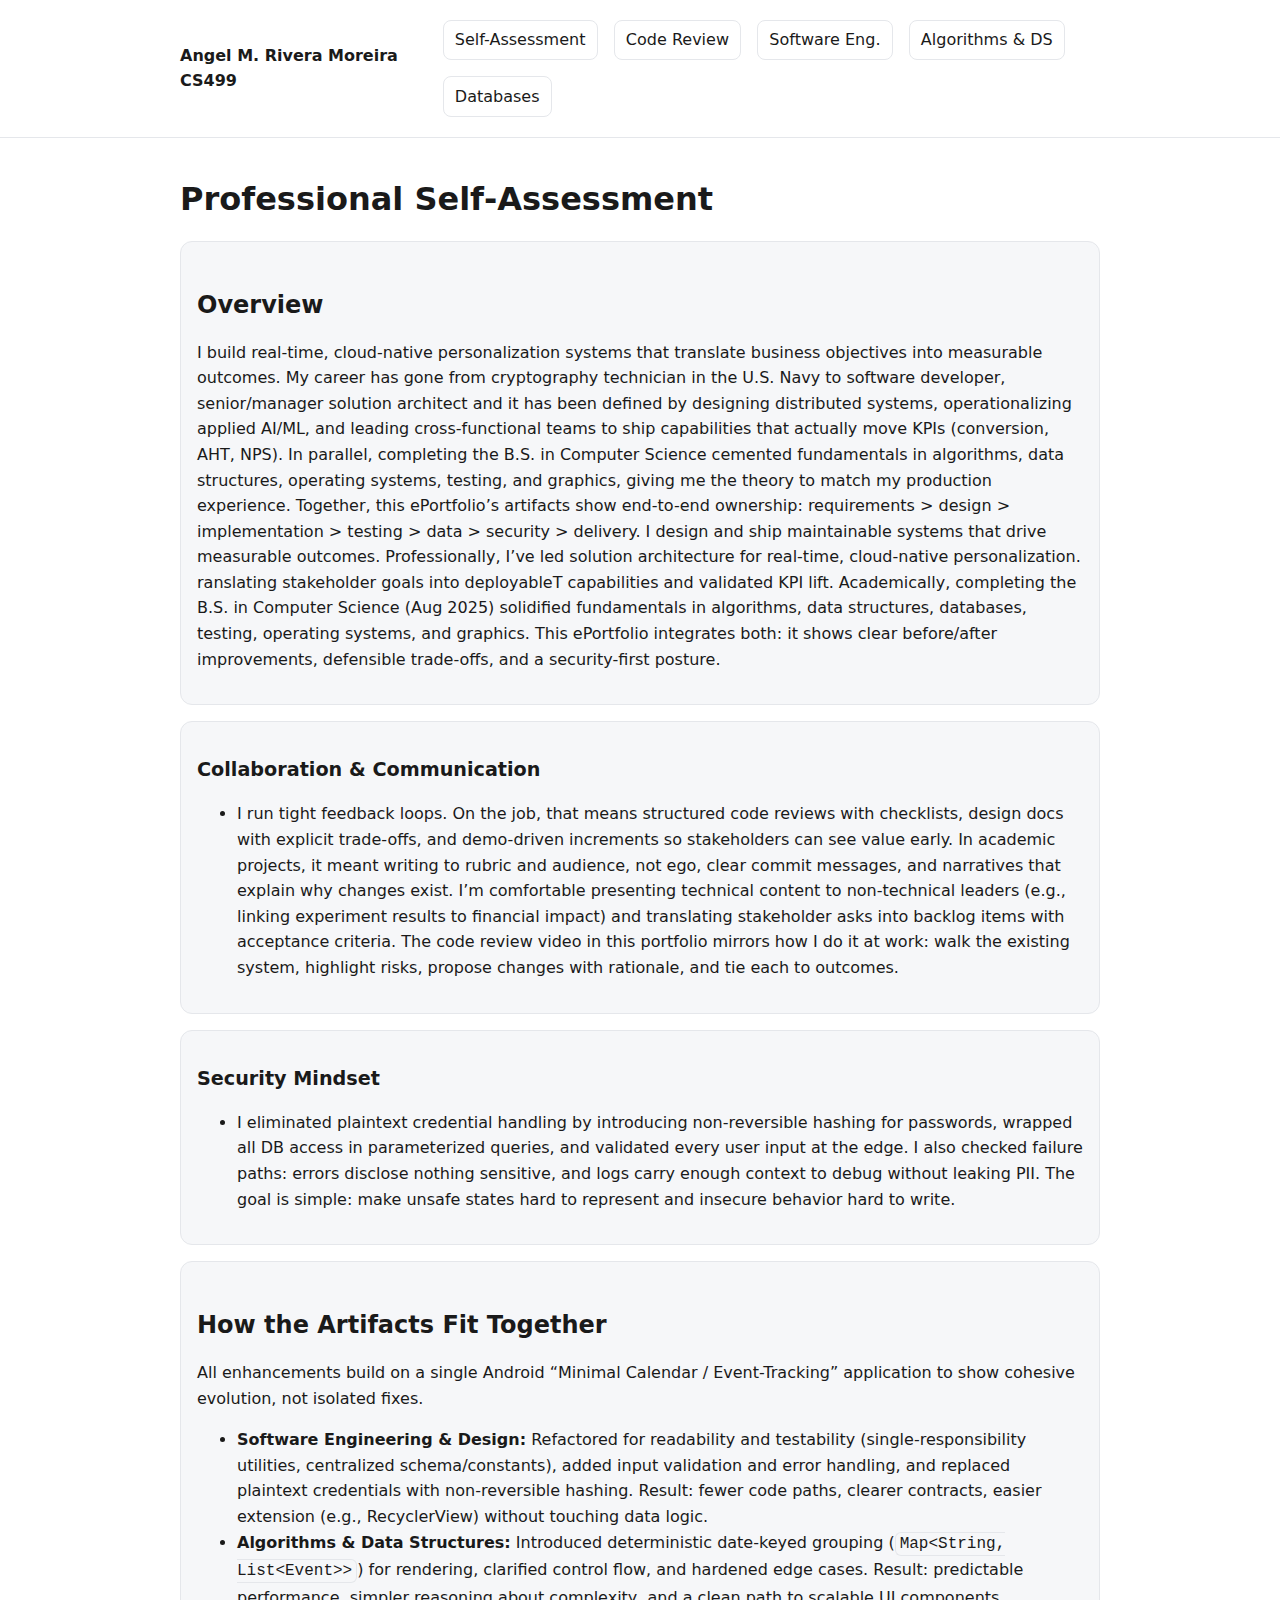
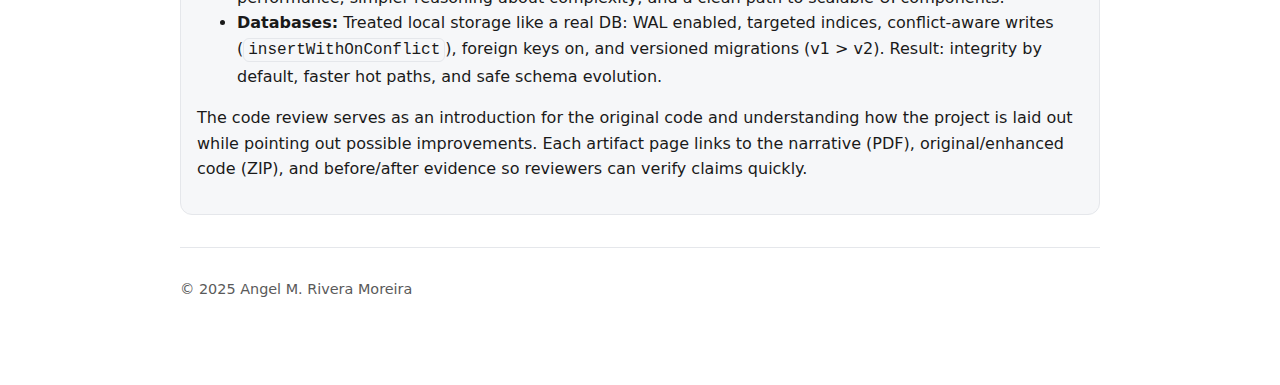
<file: eportfolio/index.html>
<!doctype html>
<html lang="en">

<head>
  <meta charset="utf-8">
  <meta name="viewport" content="width=device-width, initial-scale=1">
  <title>Professional Self‑Assessment • CS499 ePortfolio</title>
  <link rel="icon" href="assets/favicon.png">
  <link rel="stylesheet" href="assets/css/styles.css">
  <script defer src="assets/js/main.js"></script>
</head>

<body>

  <nav class="nav" role="navigation" aria-label="Main">
    <a href="#main" class="skip-link">Skip to content</a>
    <div class="container">
      <a class="brand" href="/cs360/eportfolio">Angel M. Rivera Moreira  CS499</a>
      <div class="links" role="menubar">
        <a href='/cs360/eportfolio'>Self-Assessment</a>
        <a href='/cs360/eportfolio/code-review.html'>Code Review</a>
        <a href='artifacts/software-engineering.html'>Software Eng.</a>
        <a href='artifacts/algorithms.html'>Algorithms & DS</a>
        <a href='artifacts/databases.html'>Databases</a>
      </div>
    </div>
  </nav>

  <main id="main" class="container" role="main">
    <h1>Professional Self‑Assessment</h1>
    <section class="card">
      <h2>Overview</h2>
      <p>
        I build real-time, cloud-native personalization systems that translate business
        objectives into measurable outcomes. My career has gone from cryptography technician in the U.S. Navy to
        software developer, senior/manager solution architect and it has been defined by designing distributed systems,
        operationalizing applied AI/ML, and leading cross-functional teams to ship capabilities that actually move KPIs
        (conversion, AHT, NPS). In parallel, completing the B.S. in Computer Science cemented fundamentals in
        algorithms, data structures, operating systems, testing, and graphics, giving me the theory to match my
        production experience. Together, this ePortfolio’s artifacts show end-to-end ownership: requirements > design >
        implementation > testing > data > security > delivery.
        I design and ship maintainable systems that drive measurable outcomes. Professionally, I’ve led solution
        architecture for real-time, cloud-native personalization. ranslating stakeholder goals into deployableT
        capabilities and validated KPI lift. Academically, completing the B.S. in Computer Science (Aug 2025) solidified
        fundamentals in algorithms, data structures, databases, testing, operating systems, and graphics. This
        ePortfolio integrates both: it shows clear before/after improvements, defensible trade-offs, and a
        security-first posture.</p>
    </section>
    <article class="card">
      <h3>Collaboration & Communication</h3>
      <ul>
        <li>I run tight feedback loops. On the job, that means structured code reviews with checklists, design docs
          with explicit trade-offs, and demo-driven increments so stakeholders can see value early. In academic
          projects, it meant writing to rubric and audience, not ego, clear commit messages, and narratives that
          explain why changes exist. I’m comfortable presenting technical content to non-technical leaders (e.g.,
          linking experiment results to financial impact) and translating stakeholder asks into backlog items with
          acceptance criteria. The code review video in this portfolio mirrors how I do it at work: walk the existing
          system, highlight risks, propose changes with rationale, and tie each to outcomes.</li>
      </ul>
    </article>
    <article class="card">
      <h3>Security Mindset</h3>
      <ul>
        <li>I eliminated plaintext credential handling by introducing non-reversible hashing for passwords, wrapped
          all DB access in parameterized queries, and validated every user input at the edge. I also checked failure
          paths: errors disclose nothing sensitive, and logs carry enough context to debug without leaking PII. The
          goal is simple: make unsafe states hard to represent and insecure behavior hard to write.</li>
      </ul>
    </article>
    <section class="card">
      <h2>How the Artifacts Fit Together</h2>
      <p>
        All enhancements build on a single Android “Minimal Calendar / Event-Tracking” application to show cohesive
        evolution, not isolated fixes.
      </p>
      <ul>
        <li><strong>Software Engineering & Design:</strong> Refactored for readability and testability
          (single-responsibility utilities, centralized schema/constants), added input validation and error handling,
          and replaced plaintext credentials with non-reversible hashing. Result: fewer code paths, clearer contracts,
          easier extension (e.g., RecyclerView) without touching data logic.</li>
        <li><strong>Algorithms & Data Structures:</strong> Introduced deterministic date-keyed grouping
          (<code>Map&lt;String, List&lt;Event&gt;&gt;</code>) for rendering, clarified control flow, and hardened edge
          cases. Result: predictable performance, simpler reasoning about complexity, and a clean path to scalable UI
          components.</li>
        <li><strong>Databases:</strong> Treated local storage like a real DB: WAL enabled, targeted indices,
          conflict-aware writes (<code>insertWithOnConflict</code>), foreign keys on, and versioned migrations (v1 > v2).
          Result: integrity by default, faster hot paths, and safe schema evolution.</li>
      </ul>
      <p>The code review serves as an introduction for the original code and understanding how the project is laid out
        while pointing out possible improvements. Each artifact page links to the narrative (PDF), original/enhanced
        code (ZIP),
        and before/after evidence so reviewers can verify claims quickly.</p>
    </section>
    <div class="footer">
      <p>© 2025 Angel M. Rivera Moreira</p>
    </div>
  </main>
</body>

</html>
</file>
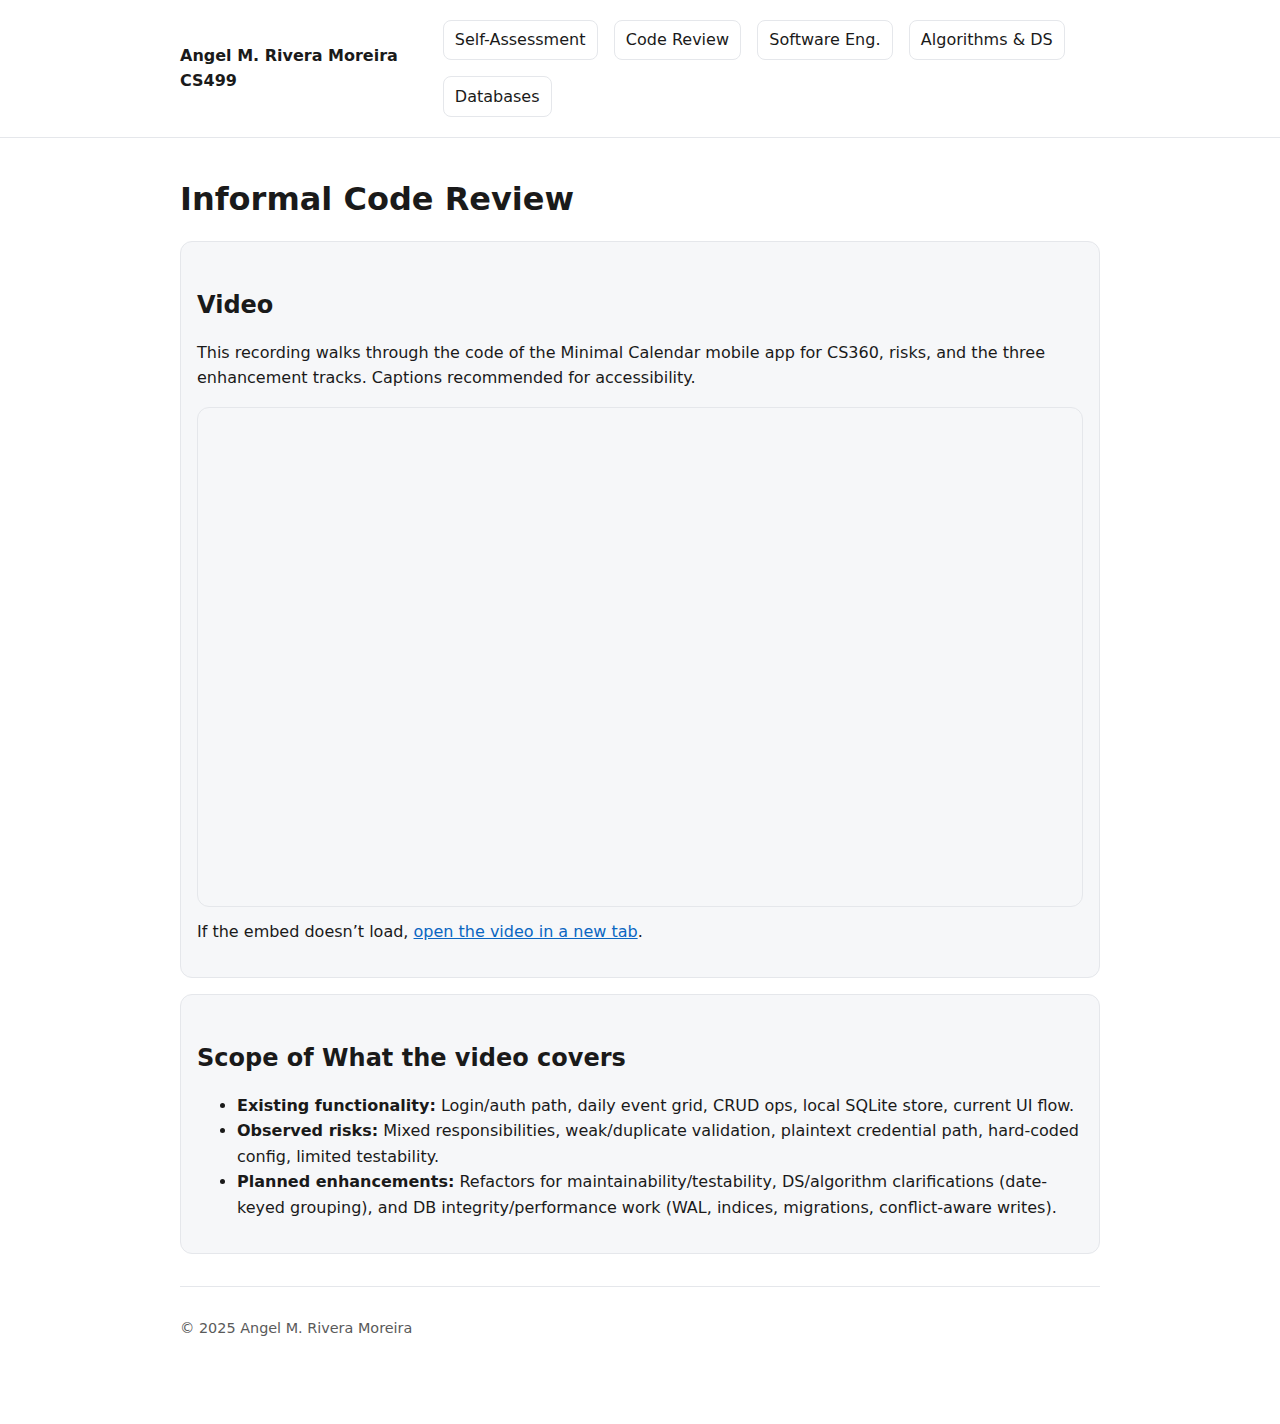
<file: eportfolio/code-review.html>
<!doctype html>
<html lang="en">

<head>
  <meta charset="utf-8">
  <meta name="viewport" content="width=device-width, initial-scale=1">
  <title>Code Review Video • CS499 ePortfolio</title>
  <link rel="icon" href="assets/favicon.png">
  <link rel="stylesheet" href="assets/css/styles.css">
  <script defer src="assets/js/main.js"></script>
</head>

<body>

  <nav class="nav" role="navigation" aria-label="Main">
    <a href="#main" class="skip-link">Skip to content</a>
    <div class="container">
      <a class="brand" href="/cs360/eportfolio">Angel M. Rivera Moreira  CS499</a>
      <div class="links" role="menubar">
        <a href='/cs360/eportfolio'>Self-Assessment</a>
        <a href='/cs360/eportfolio/code-review.html'>Code Review</a>
        <a href='artifacts/software-engineering.html'>Software Eng.</a>
        <a href='artifacts/algorithms.html'>Algorithms & DS</a>
        <a href='artifacts/databases.html'>Databases</a>
      </div>
    </div>
  </nav>

  <main id="main" class="container" role="main">
    <h1>Informal Code Review</h1>
    <div class="card">
      <h2>Video</h2>
      <p>This recording walks through the code of the Minimal Calendar mobile app for CS360, risks, and the three
        enhancement tracks. Captions recommended for accessibility.</p>

      <div
        style="position:relative;padding-bottom:56.25%;height:0;overflow:hidden;border:1px solid var(--border);border-radius:12px;">
        <iframe src="https://www.youtube.com/embed/XvJSCsGjEH8?rel=0" title="CS499 Informal Code Review"
          allow="accelerometer; autoplay; clipboard-write; encrypted-media; gyroscope; picture-in-picture; web-share"
          allowfullscreen loading="lazy" style="position:absolute;top:0;left:0;width:100%;height:100%;border:0;">
        </iframe>
      </div>

      <p style="margin-top:.75rem;">If the embed doesn’t load, <a href="https://youtu.be/XvJSCsGjEH8" target="_blank"
          rel="noopener">open the video in a new tab</a>.</p>
    </div>
    <section class="card">
      <h2>Scope of What the video covers</h2>
      <ul>
        <li><strong>Existing functionality:</strong> Login/auth path, daily event grid, CRUD ops, local SQLite store,
          current UI flow.</li>
        <li><strong>Observed risks:</strong> Mixed responsibilities, weak/duplicate validation, plaintext credential
          path, hard-coded config, limited testability.</li>
        <li><strong>Planned enhancements:</strong> Refactors for maintainability/testability, DS/algorithm
          clarifications (date-keyed grouping), and DB integrity/performance work (WAL, indices, migrations,
          conflict-aware writes).</li>
      </ul>
    </section>
    <div class="footer">
      <p>© 2025 Angel M. Rivera Moreira</p>
    </div>
  </main>
</body>

</html>
</file>
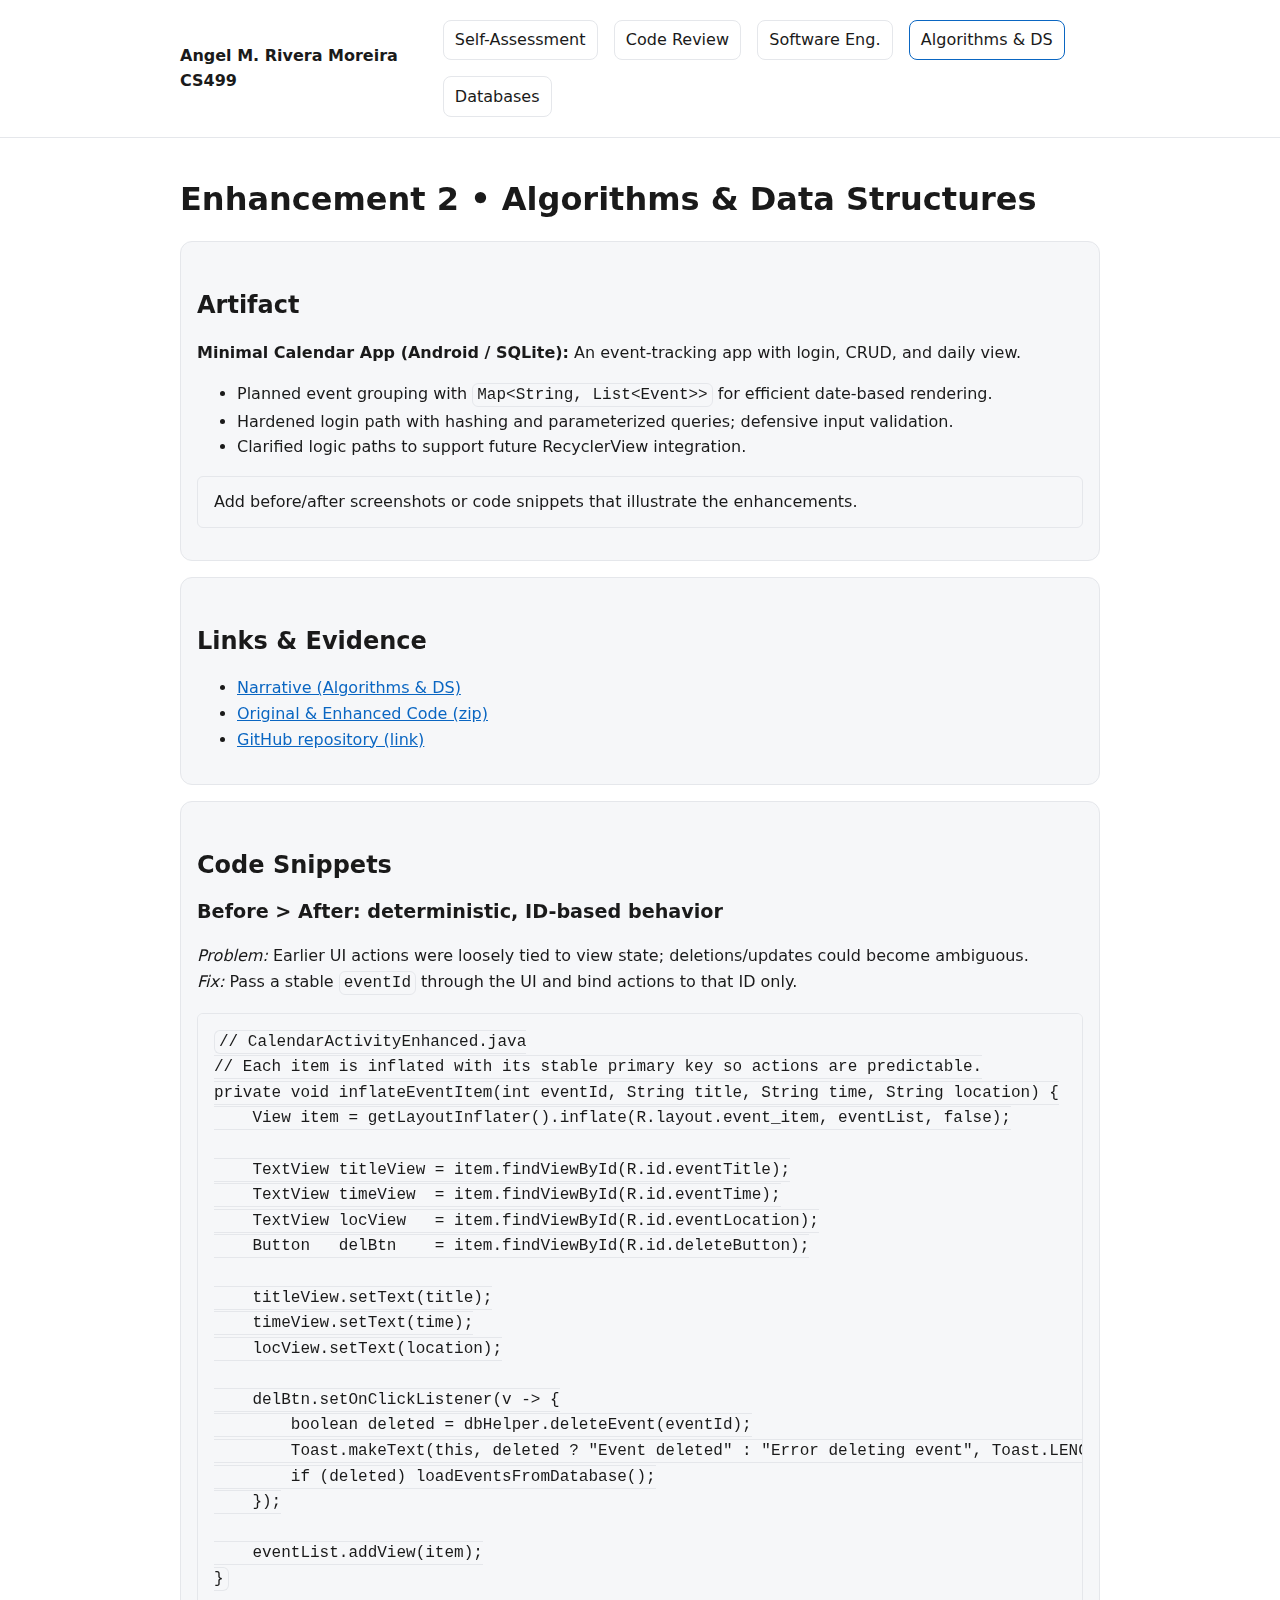
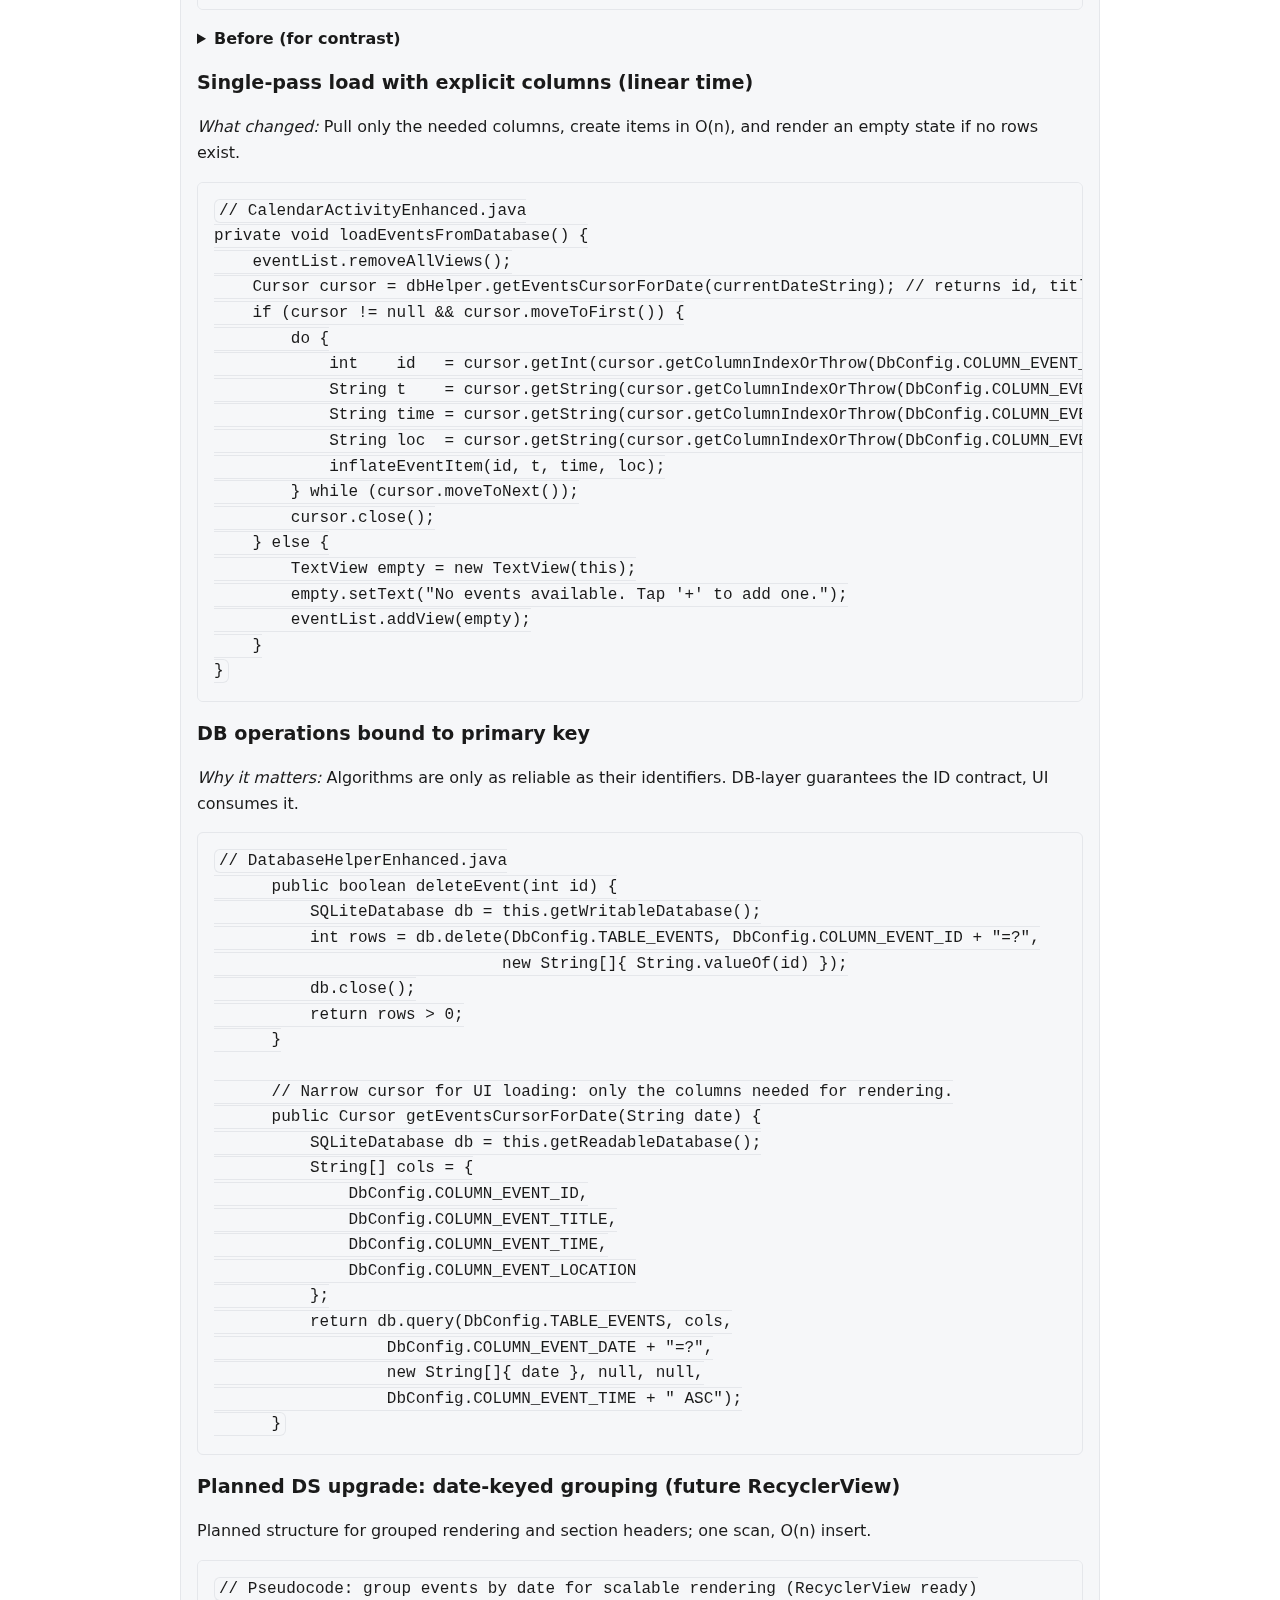
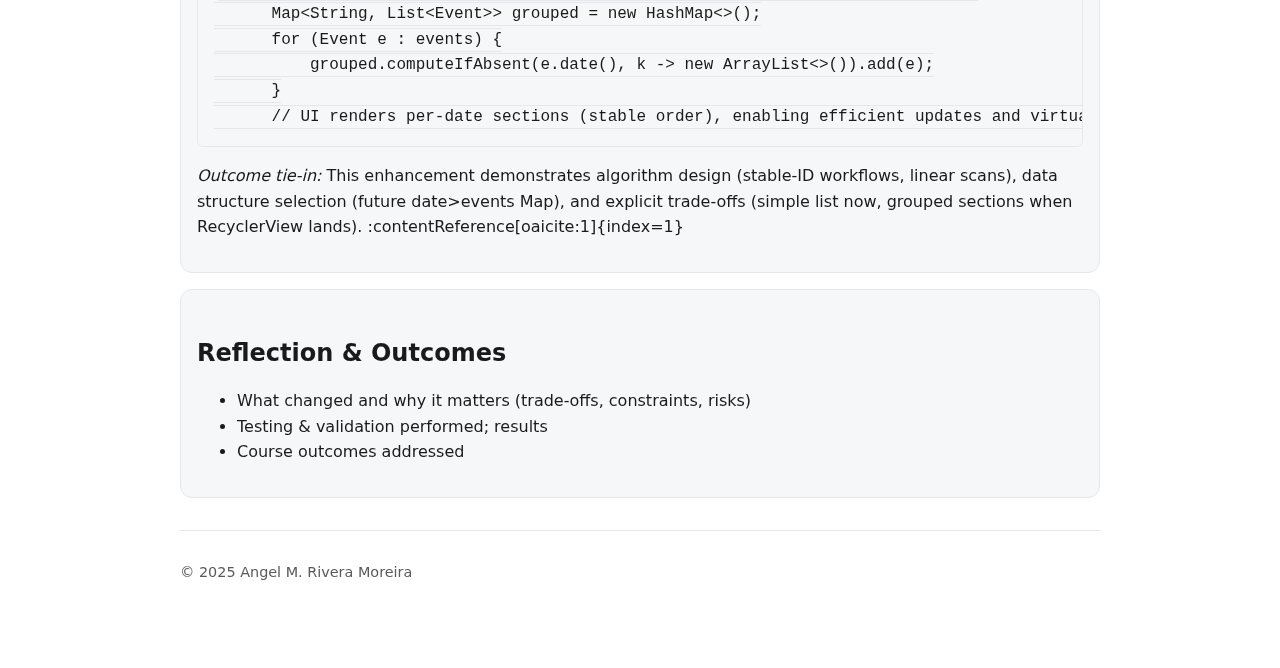
<file: eportfolio/artifacts/algorithms.html>
<!doctype html>
<html lang="en">
<head>
  <meta charset="utf-8">
  <meta name="viewport" content="width=device-width, initial-scale=1">
  <title>Enhancement 2 • Algorithms & Data Structures • CS499 ePortfolio</title>
  <link rel="icon" href="../assets/favicon.png">
  <link rel="stylesheet" href="../assets/css/styles.css">
  <script defer src="../assets/js/main.js"></script>
</head>
<body>
  
<nav class="nav" role="navigation" aria-label="Main">
  <a href="#main" class="skip-link">Skip to content</a>
  <div class="container">
    <a class="brand" href="/index.html">Angel M. Rivera Moreira  CS499</a>
    <div class="links" role="menubar">
      <a href='index.html' >Self-Assessment</a>
      <a href='code-review.html' >Code Review</a>
      <a href='software-engineering.html' >Software Eng.</a>
      <a href='algorithms.html'  style='border-color: var(--accent)'>Algorithms & DS</a>
      <a href='databases.html' >Databases</a>
    </div>
  </div>
</nav>

  <main id="main" class="container" role="main">
    <h1>Enhancement 2 • Algorithms & Data Structures</h1>
    <section class="card">
      <h2>Artifact</h2>
      <p><strong>Minimal Calendar App (Android / SQLite):</strong> An event‑tracking app with login, CRUD, and daily view.</p>
      <ul>
        <li>Planned event grouping with <code>Map&lt;String, List&lt;Event&gt;&gt;</code> for efficient date‑based rendering.</li><li>Hardened login path with hashing and parameterized queries; defensive input validation.</li><li>Clarified logic paths to support future RecyclerView integration.</li>
      </ul>
      <p class="notice">Add before/after screenshots or code snippets that illustrate the enhancements.</p>
    </section>
    <section class="card">
      <h2>Links & Evidence</h2>
      <ul>
        <li><a href='../files/Milestone Three.pdf'>Narrative (Algorithms & DS)</a></li>
        <li><a href='../files/MilestoneThreecode.zip'>Original & Enhanced Code (zip)</a></li>
        <li><a href="https://github.com/rivmoreira-snhu/cs360" target="_blank" rel="noopener">GitHub repository (link)</a></li>
      </ul>
    </section>
    <section class="card">
  <h2>Code Snippets</h2>

  <h3>Before > After: deterministic, ID-based behavior</h3>
  <p><em>Problem:</em> Earlier UI actions were loosely tied to view state; deletions/updates could become ambiguous. <br>
     <em>Fix:</em> Pass a stable <code>eventId</code> through the UI and bind actions to that ID only.</p>

  <pre><code class="language-java">// CalendarActivityEnhanced.java
// Each item is inflated with its stable primary key so actions are predictable.
private void inflateEventItem(int eventId, String title, String time, String location) {
    View item = getLayoutInflater().inflate(R.layout.event_item, eventList, false);

    TextView titleView = item.findViewById(R.id.eventTitle);
    TextView timeView  = item.findViewById(R.id.eventTime);
    TextView locView   = item.findViewById(R.id.eventLocation);
    Button   delBtn    = item.findViewById(R.id.deleteButton);

    titleView.setText(title);
    timeView.setText(time);
    locView.setText(location);

    delBtn.setOnClickListener(v -> {
        boolean deleted = dbHelper.deleteEvent(eventId);
        Toast.makeText(this, deleted ? "Event deleted" : "Error deleting event", Toast.LENGTH_SHORT).show();
        if (deleted) loadEventsFromDatabase();
    });

    eventList.addView(item);
}</code></pre>

  <details>
    <summary><strong>Before (for contrast)</strong></summary>
    <pre><code class="language-java">// CalendarActivity.java (earlier)
// Note: UI actions were not bound to a stable eventId; behavior depended on view state.
private void inflateEventItem(String title, String time, String location) {
    View item = getLayoutInflater().inflate(R.layout.event_item, eventList, false);
    // ... sets text fields only, no eventId awareness ...
    eventList.addView(item);
}</code></pre>
  </details>

  <h3>Single-pass load with explicit columns (linear time)</h3>
  <p><em>What changed:</em> Pull only the needed columns, create items in O(n), and render an empty state if no rows exist.</p>
  <pre><code class="language-java">// CalendarActivityEnhanced.java
private void loadEventsFromDatabase() {
    eventList.removeAllViews();
    Cursor cursor = dbHelper.getEventsCursorForDate(currentDateString); // returns id, title, time, location
    if (cursor != null && cursor.moveToFirst()) {
        do {
            int    id   = cursor.getInt(cursor.getColumnIndexOrThrow(DbConfig.COLUMN_EVENT_ID));
            String t    = cursor.getString(cursor.getColumnIndexOrThrow(DbConfig.COLUMN_EVENT_TITLE));
            String time = cursor.getString(cursor.getColumnIndexOrThrow(DbConfig.COLUMN_EVENT_TIME));
            String loc  = cursor.getString(cursor.getColumnIndexOrThrow(DbConfig.COLUMN_EVENT_LOCATION));
            inflateEventItem(id, t, time, loc);
        } while (cursor.moveToNext());
        cursor.close();
    } else {
        TextView empty = new TextView(this);
        empty.setText("No events available. Tap '+' to add one.");
        eventList.addView(empty);
    }
}</code></pre>

  <h3>DB operations bound to primary key</h3>
  <p><em>Why it matters:</em> Algorithms are only as reliable as their identifiers. DB-layer guarantees the ID contract, UI consumes it.</p>
  <pre><code class="language-java">// DatabaseHelperEnhanced.java
      public boolean deleteEvent(int id) {
          SQLiteDatabase db = this.getWritableDatabase();
          int rows = db.delete(DbConfig.TABLE_EVENTS, DbConfig.COLUMN_EVENT_ID + "=?",
                              new String[]{ String.valueOf(id) });
          db.close();
          return rows > 0;
      }

      // Narrow cursor for UI loading: only the columns needed for rendering.
      public Cursor getEventsCursorForDate(String date) {
          SQLiteDatabase db = this.getReadableDatabase();
          String[] cols = {
              DbConfig.COLUMN_EVENT_ID,
              DbConfig.COLUMN_EVENT_TITLE,
              DbConfig.COLUMN_EVENT_TIME,
              DbConfig.COLUMN_EVENT_LOCATION
          };
          return db.query(DbConfig.TABLE_EVENTS, cols,
                  DbConfig.COLUMN_EVENT_DATE + "=?",
                  new String[]{ date }, null, null,
                  DbConfig.COLUMN_EVENT_TIME + " ASC");
      }</code></pre>

        <h3>Planned DS upgrade: date-keyed grouping (future RecyclerView)</h3>
        <p>Planned structure for grouped rendering and section headers; one scan, O(n) insert.</p>
        <pre><code class="language-java">// Pseudocode: group events by date for scalable rendering (RecyclerView ready)
      Map&lt;String, List&lt;Event&gt;&gt; grouped = new HashMap<>();
      for (Event e : events) {
          grouped.computeIfAbsent(e.date(), k -&gt; new ArrayList&lt;&gt;()).add(e);
      }
      // UI renders per-date sections (stable order), enabling efficient updates and virtualization.</code></pre>

        <p><em>Outcome tie-in:</em> This enhancement demonstrates algorithm design (stable-ID workflows, linear scans),
          data structure selection (future date>events Map), and explicit trade-offs (simple list now, grouped sections when RecyclerView lands). :contentReference[oaicite:1]{index=1}</p>
      </section>
    <section class="card">
      <h2>Reflection & Outcomes</h2>
      <ul>
        <li>What changed and why it matters (trade‑offs, constraints, risks)</li>
        <li>Testing & validation performed; results</li>
        <li>Course outcomes addressed</li>
      </ul>
    </section>
    <div class="footer">
      <p>© 2025 Angel M. Rivera Moreira</p>
    </div>
  </main>
</body>
</html>
</file>
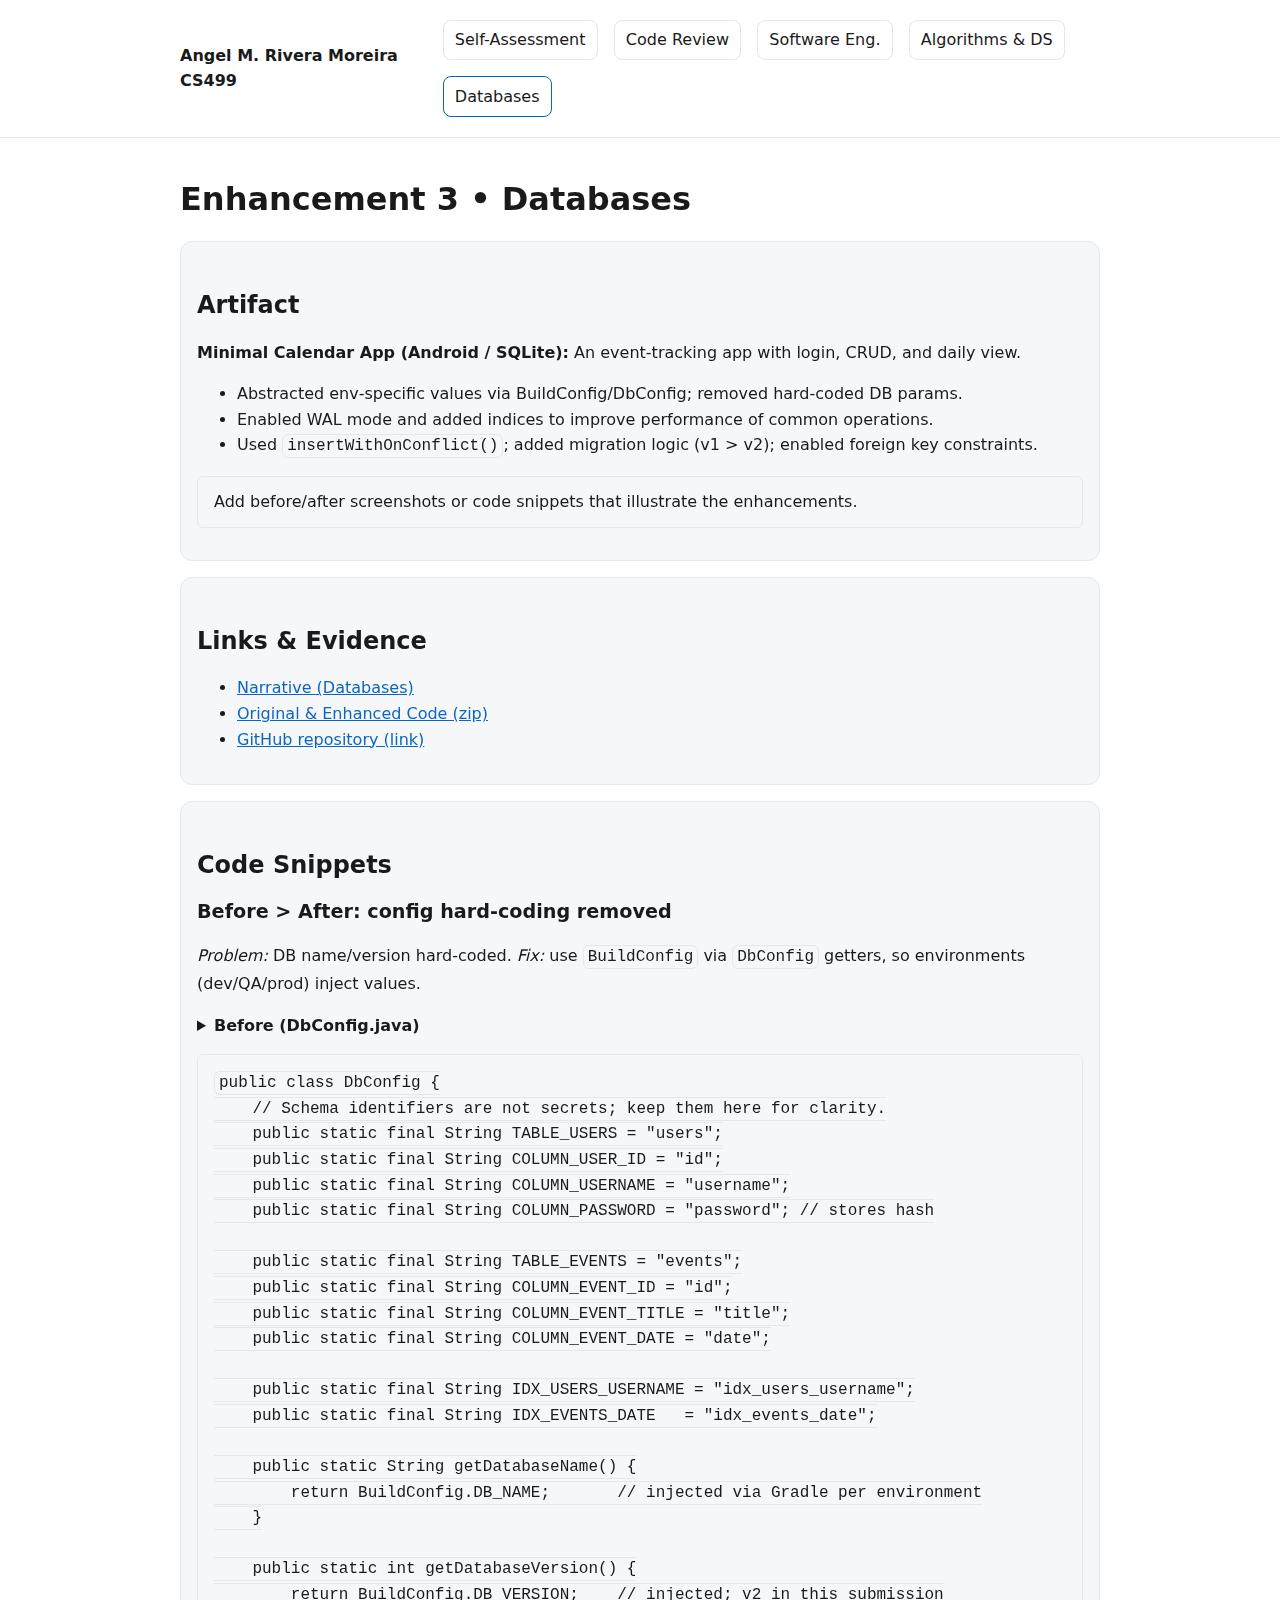
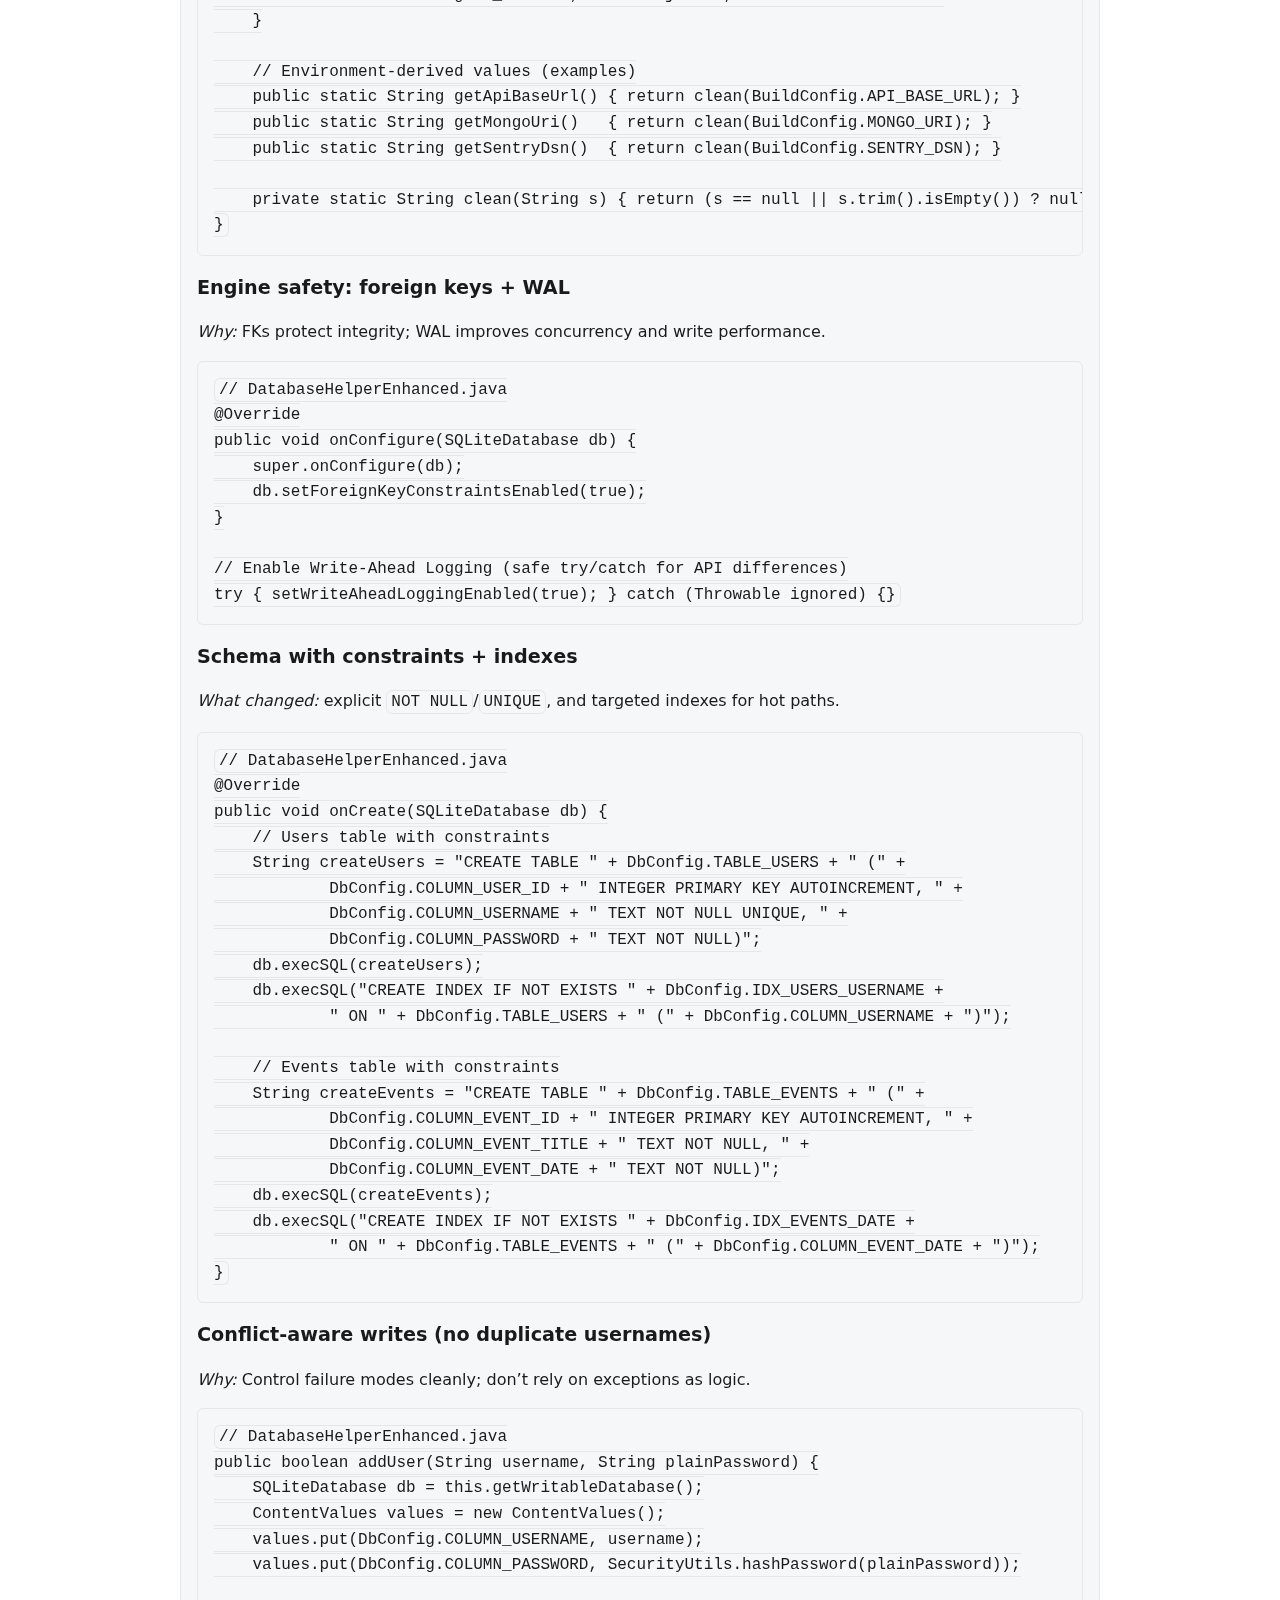
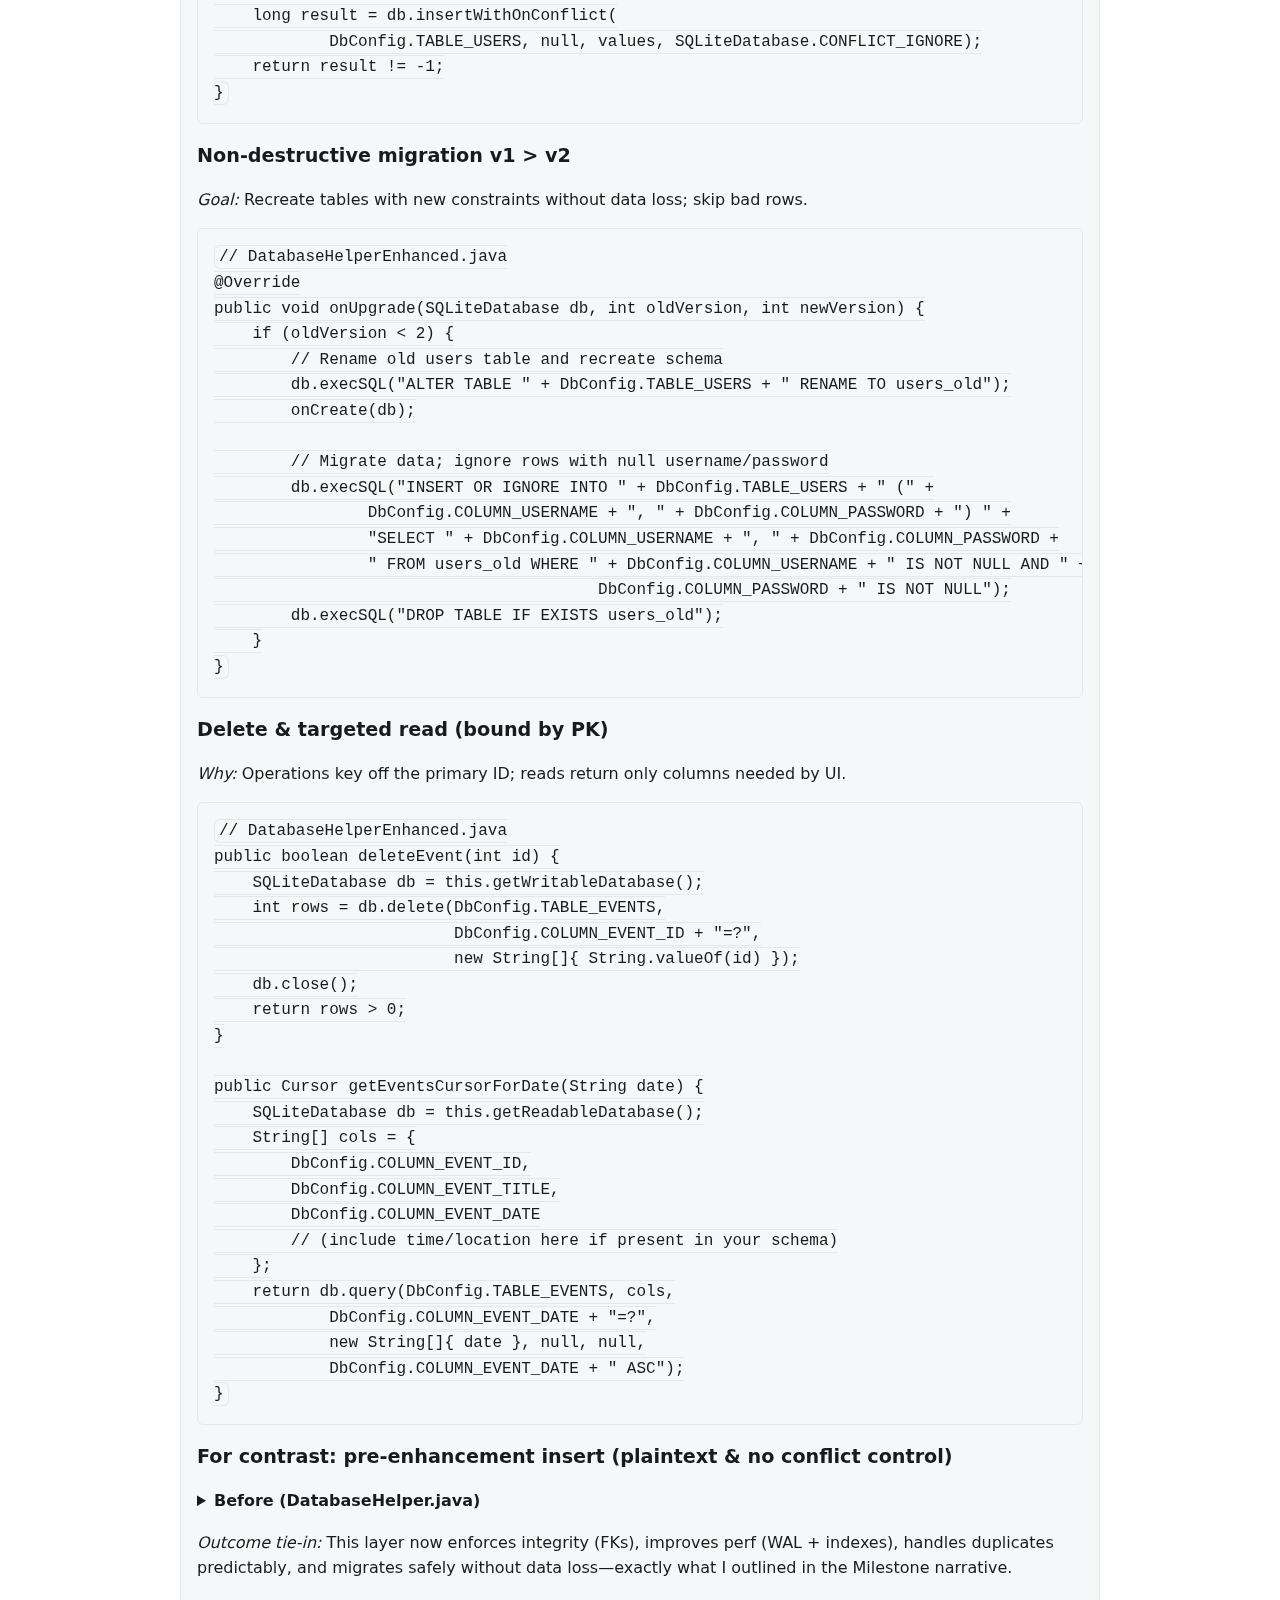
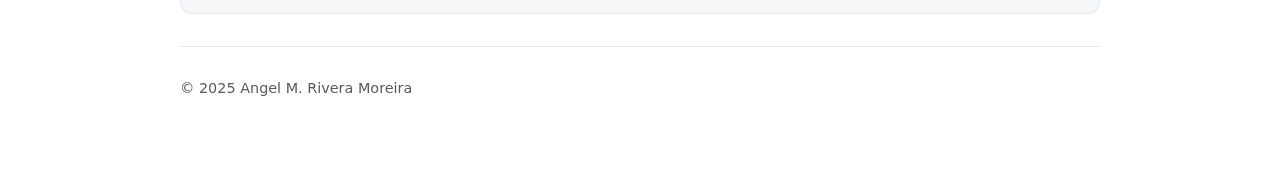
<file: eportfolio/artifacts/databases.html>
<!doctype html>
<html lang="en">

<head>
  <meta charset="utf-8">
  <meta name="viewport" content="width=device-width, initial-scale=1">
  <title>Enhancement 3 • Databases • CS499 ePortfolio</title>
  <link rel="icon" href="../assets/favicon.png">
  <link rel="stylesheet" href="../assets/css/styles.css">
  <script defer src="../assets/js/main.js"></script>
</head>

<body>

  <nav class="nav" role="navigation" aria-label="Main">
    <a href="#main" class="skip-link">Skip to content</a>
    <div class="container">
      <a class="brand" href="/index.html">Angel M. Rivera Moreira  CS499</a>
      <div class="links" role="menubar">
        <a href='/index.html'>Self-Assessment</a>
        <a href='/code-review.html'>Code Review</a>
        <a href='software-engineering.html'>Software Eng.</a>
        <a href='algorithms.html'>Algorithms & DS</a>
        <a href='databases.html' style='border-color: var(--accent)'>Databases</a>
      </div>
    </div>
  </nav>

  <main id="main" class="container" role="main">
    <h1>Enhancement 3 • Databases</h1>
    <section class="card">
      <h2>Artifact</h2>
      <p><strong>Minimal Calendar App (Android / SQLite):</strong> An event‑tracking app with login, CRUD, and daily
        view.</p>
      <ul>
        <li>Abstracted env‑specific values via BuildConfig/DbConfig; removed hard‑coded DB params.</li>
        <li>Enabled WAL mode and added indices to improve performance of common operations.</li>
        <li>Used <code>insertWithOnConflict()</code>; added migration logic (v1 > v2); enabled foreign key constraints.
        </li>
      </ul>
      <p class="notice">Add before/after screenshots or code snippets that illustrate the enhancements.</p>
    </section>
    <section class="card">
      <h2>Links & Evidence</h2>
      <ul>
        <li><a href='../files/Milestone Four.pdf'>Narrative (Databases)</a></li>
        <li><a href='../files/MilestoneFourcode.zip'>Original & Enhanced Code (zip)</a></li>
        <li><a href="https://github.com/rivmoreira-snhu/cs360" target="_blank" rel="noopener">GitHub repository
            (link)</a></li>
      </ul>
    </section>
    <section class="card">
  <h2>Code Snippets</h2>

  <h3>Before > After: config hard-coding removed</h3>
  <p><em>Problem:</em> DB name/version hard-coded. <em>Fix:</em> use <code>BuildConfig</code> via <code>DbConfig</code> getters, so environments (dev/QA/prod) inject values.</p>

  <!-- BEFORE: DbConfig.java -->
  <details>
    <summary><strong>Before (DbConfig.java)</strong></summary>
    <pre><code class="language-java">public class DbConfig {
    public static final String DATABASE_NAME = "calendarApp.db";
    public static final int DATABASE_VERSION = 1;

    public static final String TABLE_USERS = "users";
    public static final String COLUMN_USER_ID = "id";
    public static final String COLUMN_USERNAME = "username";
    public static final String COLUMN_PASSWORD = "password";

    public static final String TABLE_EVENTS = "events";
    public static final String COLUMN_EVENT_ID = "id";
    public static final String COLUMN_EVENT_TITLE = "title";
    public static final String COLUMN_EVENT_DATE = "date";
}</code></pre>
  </details>

  <!-- AFTER: DbConfigEnhanced.java -->
  <pre><code class="language-java">public class DbConfig {
    // Schema identifiers are not secrets; keep them here for clarity.
    public static final String TABLE_USERS = "users";
    public static final String COLUMN_USER_ID = "id";
    public static final String COLUMN_USERNAME = "username";
    public static final String COLUMN_PASSWORD = "password"; // stores hash

    public static final String TABLE_EVENTS = "events";
    public static final String COLUMN_EVENT_ID = "id";
    public static final String COLUMN_EVENT_TITLE = "title";
    public static final String COLUMN_EVENT_DATE = "date";

    public static final String IDX_USERS_USERNAME = "idx_users_username";
    public static final String IDX_EVENTS_DATE   = "idx_events_date";

    public static String getDatabaseName() {
        return BuildConfig.DB_NAME;       // injected via Gradle per environment
    }

    public static int getDatabaseVersion() {
        return BuildConfig.DB_VERSION;    // injected; v2 in this submission
    }

    // Environment-derived values (examples)
    public static String getApiBaseUrl() { return clean(BuildConfig.API_BASE_URL); }
    public static String getMongoUri()   { return clean(BuildConfig.MONGO_URI); }
    public static String getSentryDsn()  { return clean(BuildConfig.SENTRY_DSN); }

    private static String clean(String s) { return (s == null || s.trim().isEmpty()) ? null : s.trim(); }
}</code></pre>

  <h3>Engine safety: foreign keys + WAL</h3>
  <p><em>Why:</em> FKs protect integrity; WAL improves concurrency and write performance.</p>
  <pre><code class="language-java">// DatabaseHelperEnhanced.java
@Override
public void onConfigure(SQLiteDatabase db) {
    super.onConfigure(db);
    db.setForeignKeyConstraintsEnabled(true);
}

// Enable Write-Ahead Logging (safe try/catch for API differences)
try { setWriteAheadLoggingEnabled(true); } catch (Throwable ignored) {}
</code></pre>

  <h3>Schema with constraints + indexes</h3>
  <p><em>What changed:</em> explicit <code>NOT NULL</code>/<code>UNIQUE</code>, and targeted indexes for hot paths.</p>
  <pre><code class="language-java">// DatabaseHelperEnhanced.java
@Override
public void onCreate(SQLiteDatabase db) {
    // Users table with constraints
    String createUsers = "CREATE TABLE " + DbConfig.TABLE_USERS + " (" +
            DbConfig.COLUMN_USER_ID + " INTEGER PRIMARY KEY AUTOINCREMENT, " +
            DbConfig.COLUMN_USERNAME + " TEXT NOT NULL UNIQUE, " +
            DbConfig.COLUMN_PASSWORD + " TEXT NOT NULL)";
    db.execSQL(createUsers);
    db.execSQL("CREATE INDEX IF NOT EXISTS " + DbConfig.IDX_USERS_USERNAME +
            " ON " + DbConfig.TABLE_USERS + " (" + DbConfig.COLUMN_USERNAME + ")");

    // Events table with constraints
    String createEvents = "CREATE TABLE " + DbConfig.TABLE_EVENTS + " (" +
            DbConfig.COLUMN_EVENT_ID + " INTEGER PRIMARY KEY AUTOINCREMENT, " +
            DbConfig.COLUMN_EVENT_TITLE + " TEXT NOT NULL, " +
            DbConfig.COLUMN_EVENT_DATE + " TEXT NOT NULL)";
    db.execSQL(createEvents);
    db.execSQL("CREATE INDEX IF NOT EXISTS " + DbConfig.IDX_EVENTS_DATE +
            " ON " + DbConfig.TABLE_EVENTS + " (" + DbConfig.COLUMN_EVENT_DATE + ")");
}
</code></pre>

  <h3>Conflict-aware writes (no duplicate usernames)</h3>
  <p><em>Why:</em> Control failure modes cleanly; don’t rely on exceptions as logic.</p>
  <pre><code class="language-java">// DatabaseHelperEnhanced.java
public boolean addUser(String username, String plainPassword) {
    SQLiteDatabase db = this.getWritableDatabase();
    ContentValues values = new ContentValues();
    values.put(DbConfig.COLUMN_USERNAME, username);
    values.put(DbConfig.COLUMN_PASSWORD, SecurityUtils.hashPassword(plainPassword));

    long result = db.insertWithOnConflict(
            DbConfig.TABLE_USERS, null, values, SQLiteDatabase.CONFLICT_IGNORE);
    return result != -1;
}
</code></pre>

  <h3>Non-destructive migration v1 > v2</h3>
  <p><em>Goal:</em> Recreate tables with new constraints without data loss; skip bad rows.</p>
  <pre><code class="language-java">// DatabaseHelperEnhanced.java
@Override
public void onUpgrade(SQLiteDatabase db, int oldVersion, int newVersion) {
    if (oldVersion &lt; 2) {
        // Rename old users table and recreate schema
        db.execSQL("ALTER TABLE " + DbConfig.TABLE_USERS + " RENAME TO users_old");
        onCreate(db);

        // Migrate data; ignore rows with null username/password
        db.execSQL("INSERT OR IGNORE INTO " + DbConfig.TABLE_USERS + " (" +
                DbConfig.COLUMN_USERNAME + ", " + DbConfig.COLUMN_PASSWORD + ") " +
                "SELECT " + DbConfig.COLUMN_USERNAME + ", " + DbConfig.COLUMN_PASSWORD +
                " FROM users_old WHERE " + DbConfig.COLUMN_USERNAME + " IS NOT NULL AND " +
                                        DbConfig.COLUMN_PASSWORD + " IS NOT NULL");
        db.execSQL("DROP TABLE IF EXISTS users_old");
    }
}
</code></pre>

  <h3>Delete & targeted read (bound by PK)</h3>
  <p><em>Why:</em> Operations key off the primary ID; reads return only columns needed by UI.</p>
  <pre><code class="language-java">// DatabaseHelperEnhanced.java
public boolean deleteEvent(int id) {
    SQLiteDatabase db = this.getWritableDatabase();
    int rows = db.delete(DbConfig.TABLE_EVENTS,
                         DbConfig.COLUMN_EVENT_ID + "=?",
                         new String[]{ String.valueOf(id) });
    db.close();
    return rows &gt; 0;
}

public Cursor getEventsCursorForDate(String date) {
    SQLiteDatabase db = this.getReadableDatabase();
    String[] cols = {
        DbConfig.COLUMN_EVENT_ID,
        DbConfig.COLUMN_EVENT_TITLE,
        DbConfig.COLUMN_EVENT_DATE
        // (include time/location here if present in your schema)
    };
    return db.query(DbConfig.TABLE_EVENTS, cols,
            DbConfig.COLUMN_EVENT_DATE + "=?",
            new String[]{ date }, null, null,
            DbConfig.COLUMN_EVENT_DATE + " ASC");
}
</code></pre>

  <h3>For contrast: pre-enhancement insert (plaintext & no conflict control)</h3>
  <details>
    <summary><strong>Before (DatabaseHelper.java)</strong></summary>
    <pre><code class="language-java">public boolean addUser(String username, String password) {
    SQLiteDatabase db = this.getWritableDatabase();

    ContentValues values = new ContentValues();
    values.put(COLUMN_USERNAME, username);
    values.put(COLUMN_PASSWORD, password); // plaintext

    long result = db.insert(TABLE_USERS, null, values);
    db.close();
    return result != -1; // -1 means failure
}</code></pre>
  </details>

  <p><em>Outcome tie-in:</em> This layer now enforces integrity (FKs), improves perf (WAL + indexes),
     handles duplicates predictably, and migrates safely without data loss—exactly what I outlined in the Milestone narrative. </p>
</section>
    <div class="footer">
      <p>© 2025 Angel M. Rivera Moreira</p>
    </div>
  </main>
</body>

</html>
</file>
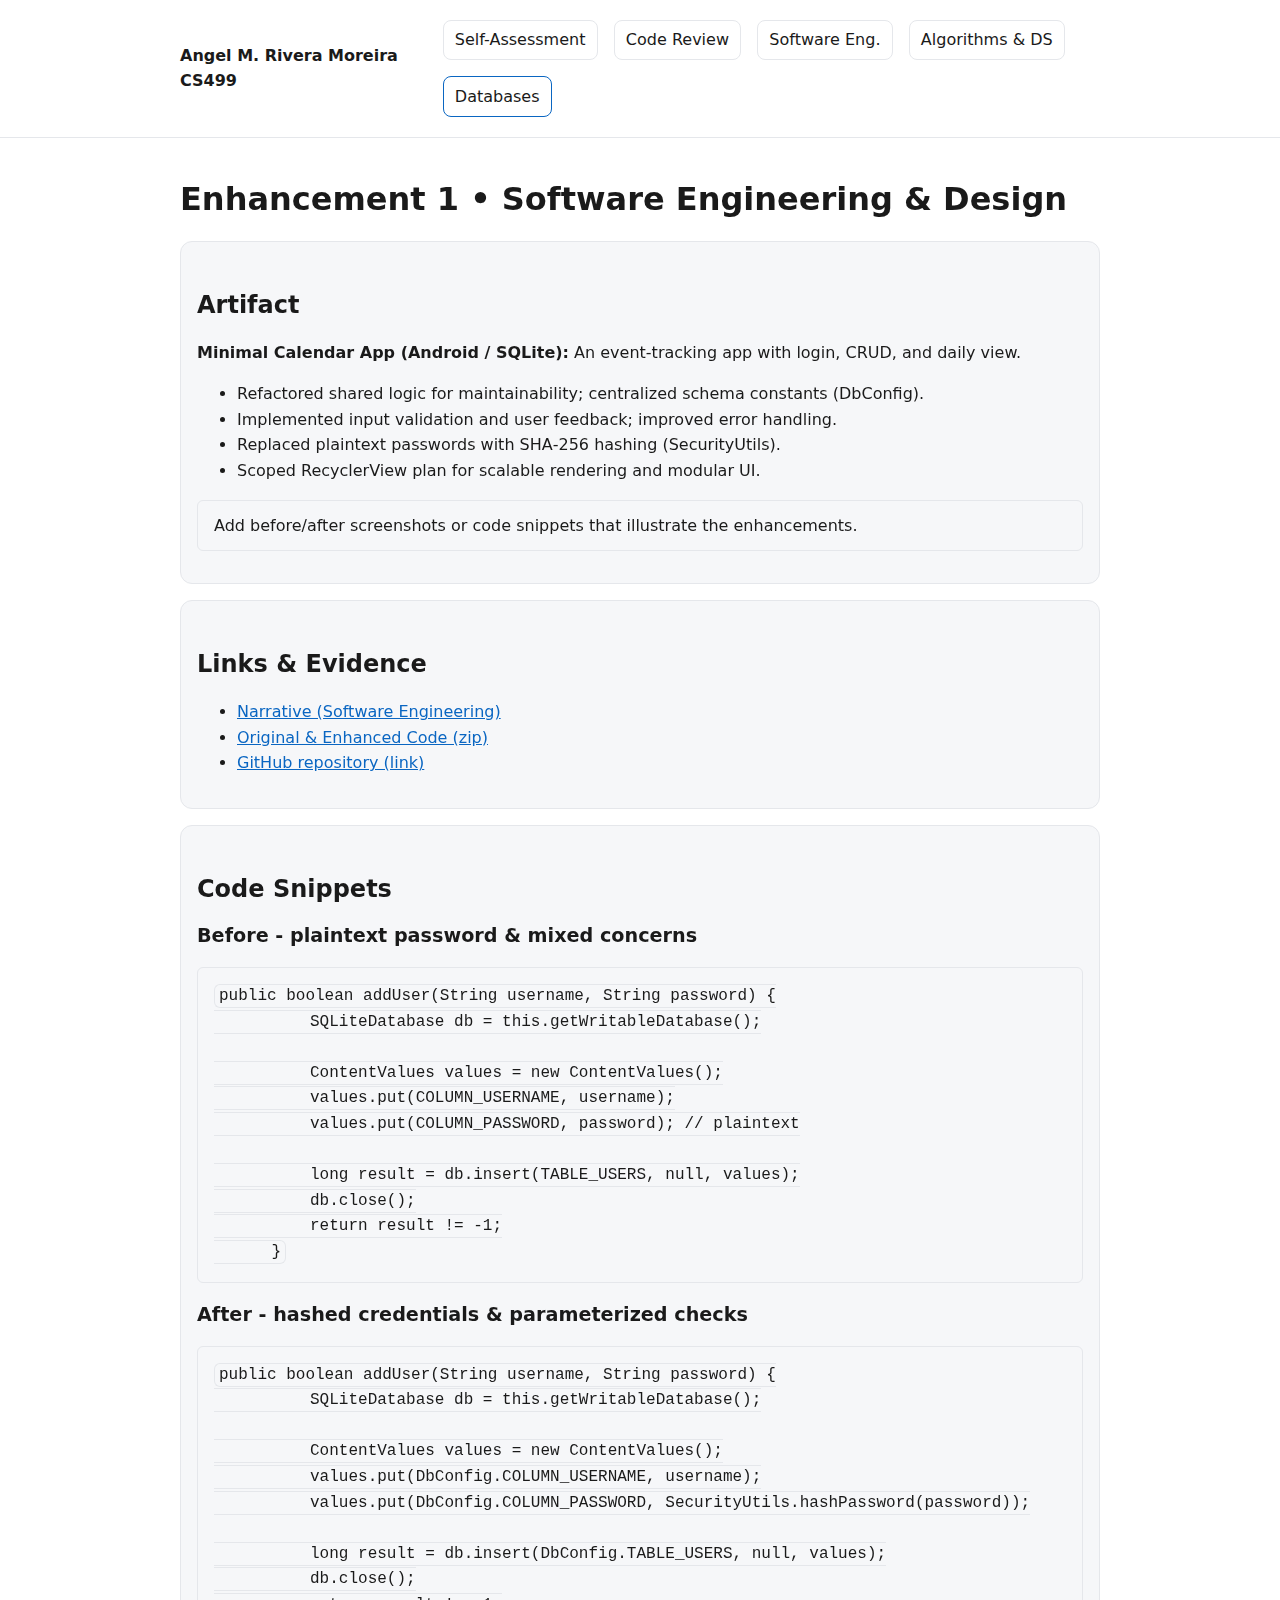
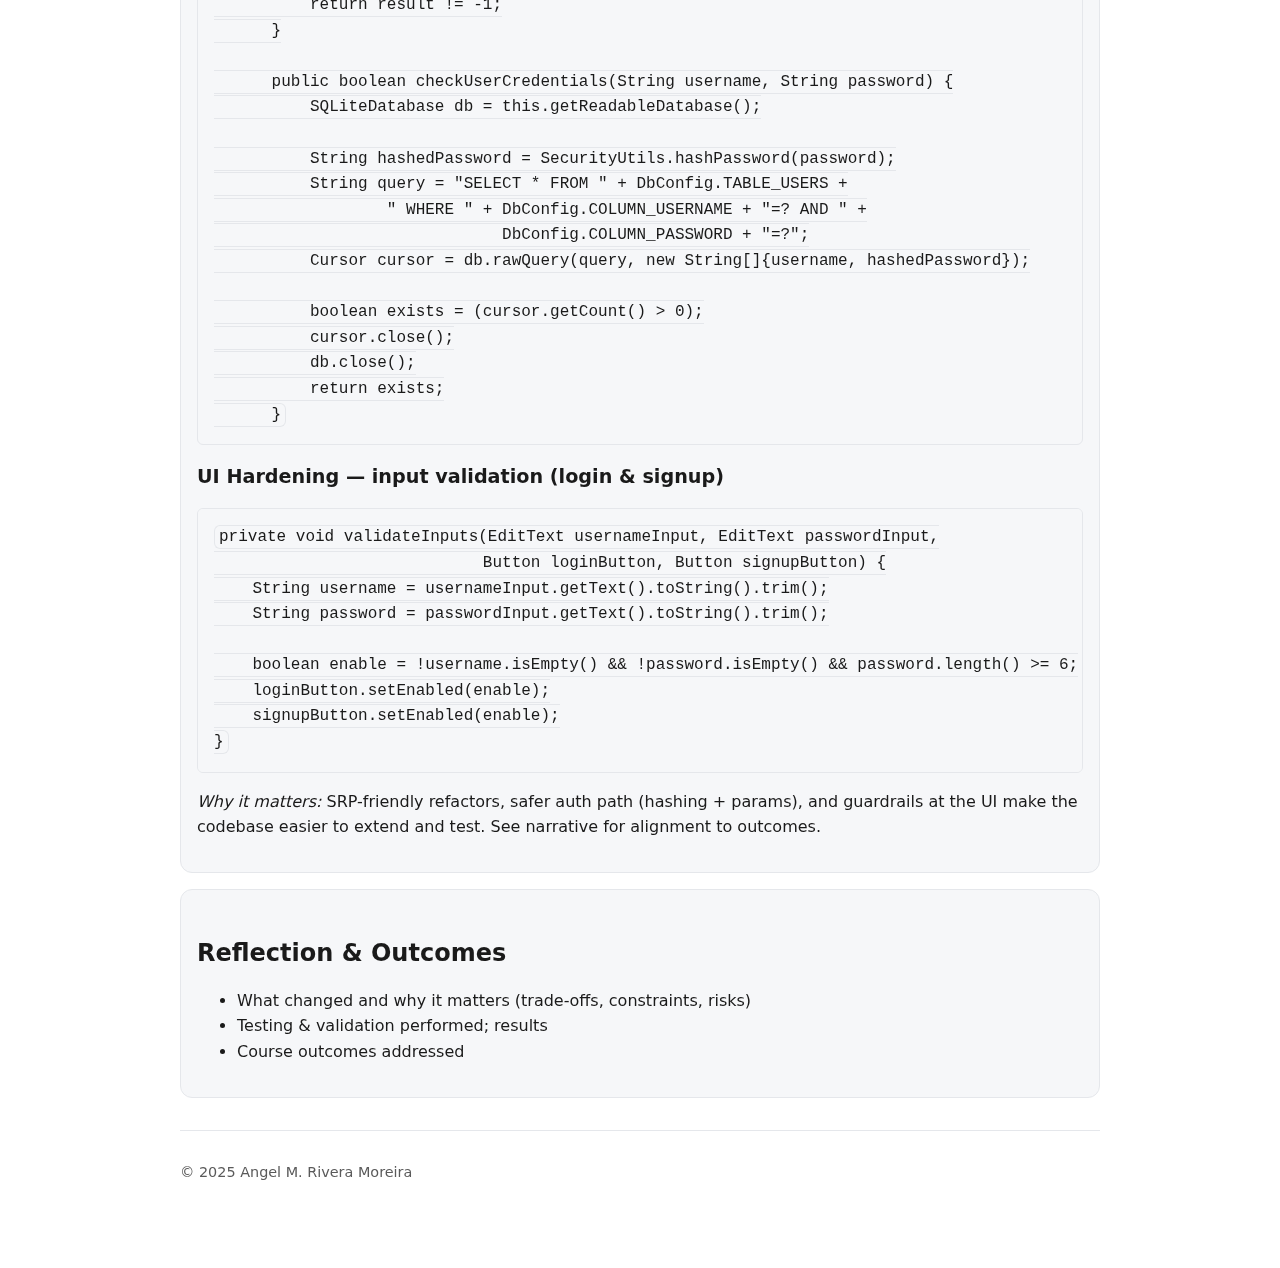
<file: eportfolio/artifacts/software-engineering.html>
<!doctype html>
<html lang="en">

<head>
  <meta charset="utf-8">
  <meta name="viewport" content="width=device-width, initial-scale=1">
  <title>Enhancement 1 • Software Engineering & Design • CS499 ePortfolio</title>
  <link rel="icon" href="../assets/favicon.png">
  <link rel="stylesheet" href="../assets/css/styles.css">
  <script defer src="../assets/js/main.js"></script>
</head>

<body>

  <nav class="nav" role="navigation" aria-label="Main">
    <a href="#main" class="skip-link">Skip to content</a>
    <div class="container">
      <a class="brand" href="/cs360/eportfolio">Angel M. Rivera Moreira  CS499</a>
      <div class="links" role="menubar">
        <a href='/cs360/eportfolio'>Self-Assessment</a>
        <a href='/cs360/eportfolio/code-review.html'>Code Review</a>
        <a href='software-engineering.html'>Software Eng.</a>
        <a href='algorithms.html'>Algorithms & DS</a>
        <a href='databases.html' style='border-color: var(--accent)'>Databases</a>
      </div>
    </div>
  </nav>

  <main id="main" class="container" role="main">
    <h1>Enhancement 1 • Software Engineering & Design</h1>
    <section class="card">
      <h2>Artifact</h2>
      <p><strong>Minimal Calendar App (Android / SQLite):</strong> An event‑tracking app with login, CRUD, and daily
        view.</p>
      <ul>
        <li>Refactored shared logic for maintainability; centralized schema constants (DbConfig).</li>
        <li>Implemented input validation and user feedback; improved error handling.</li>
        <li>Replaced plaintext passwords with SHA‑256 hashing (SecurityUtils).</li>
        <li>Scoped RecyclerView plan for scalable rendering and modular UI.</li>
      </ul>
      <p class="notice">Add before/after screenshots or code snippets that illustrate the enhancements.</p>
    </section>
    <section class="card">
      <h2>Links & Evidence</h2>
      <ul>
        <li><a href='../files/Milestone Two.pdf'>Narrative (Software Engineering)</a></li>
        <li><a href='../files/MilestoneTwocode.zip'>Original & Enhanced Code (zip)</a></li>
        <li><a href="https://github.com/rivmoreira-snhu/cs360" target="_blank" rel="noopener">GitHub repository
            (link)</a></li>
      </ul>
    </section>
    <section class="card">
      <h2>Code Snippets</h2>

      <h3>Before - plaintext password & mixed concerns</h3>
      <pre><code class="language-java">public boolean addUser(String username, String password) {
          SQLiteDatabase db = this.getWritableDatabase();

          ContentValues values = new ContentValues();
          values.put(COLUMN_USERNAME, username);
          values.put(COLUMN_PASSWORD, password); // plaintext

          long result = db.insert(TABLE_USERS, null, values);
          db.close();
          return result != -1;
      }</code></pre>

            <h3>After - hashed credentials & parameterized checks</h3>
            <pre><code class="language-java">public boolean addUser(String username, String password) {
          SQLiteDatabase db = this.getWritableDatabase();

          ContentValues values = new ContentValues();
          values.put(DbConfig.COLUMN_USERNAME, username);
          values.put(DbConfig.COLUMN_PASSWORD, SecurityUtils.hashPassword(password));

          long result = db.insert(DbConfig.TABLE_USERS, null, values);
          db.close();
          return result != -1;
      }

      public boolean checkUserCredentials(String username, String password) {
          SQLiteDatabase db = this.getReadableDatabase();

          String hashedPassword = SecurityUtils.hashPassword(password);
          String query = "SELECT * FROM " + DbConfig.TABLE_USERS +
                  " WHERE " + DbConfig.COLUMN_USERNAME + "=? AND " +
                              DbConfig.COLUMN_PASSWORD + "=?";
          Cursor cursor = db.rawQuery(query, new String[]{username, hashedPassword});

          boolean exists = (cursor.getCount() > 0);
          cursor.close();
          db.close();
          return exists;
      }</code></pre>

      <h3>UI Hardening — input validation (login & signup)</h3>
      <pre><code class="language-java">private void validateInputs(EditText usernameInput, EditText passwordInput,
                            Button loginButton, Button signupButton) {
    String username = usernameInput.getText().toString().trim();
    String password = passwordInput.getText().toString().trim();

    boolean enable = !username.isEmpty() && !password.isEmpty() && password.length() >= 6;
    loginButton.setEnabled(enable);
    signupButton.setEnabled(enable);
}</code></pre>

      <p><em>Why it matters:</em> SRP-friendly refactors, safer auth path (hashing + params), and guardrails at the UI
        make the codebase easier to extend and test. See narrative for alignment to outcomes.</p>
    </section>
    <section class="card">
      <h2>Reflection & Outcomes</h2>
      <ul>
        <li>What changed and why it matters (trade‑offs, constraints, risks)</li>
        <li>Testing & validation performed; results</li>
        <li>Course outcomes addressed</li>
      </ul>
    </section>
    <div class="footer">
      <p>© 2025 Angel M. Rivera Moreira</p>
    </div>
  </main>
</body>

</html>
</file>
<file: eportfolio/assets/css/styles.css>
:root{
  --bg: #ffffff;
  --fg: #1a1a1a;
  --muted: #5a5a5a;
  --link: #0a66c2;
  --card: #f6f7f9;
  --accent: #0a66c2;
  --border: #e5e7eb;
}

@media (prefers-color-scheme: dark) {
  :root{
    --bg: #0f1115;
    --fg: #ebedf0;
    --muted: #b7c0cc;
    --link: #4ea1ff;
    --card: #171a21;
    --accent: #4ea1ff;
    --border: #2a2f3a;
  }
}

[data-theme="dark"]{
  --bg: #0f1115;
  --fg: #ebedf0;
  --muted: #b7c0cc;
  --link: #4ea1ff;
  --card: #171a21;
  --accent: #4ea1ff;
  --border: #2a2f3a;
}

* { box-sizing: border-box; }
html { font-size: 16px; }
body{
  margin:0;
  background: var(--bg);
  color: var(--fg);
  font-family: system-ui, -apple-system, Segoe UI, Roboto, Helvetica, Arial, sans-serif, Apple Color Emoji, Segoe UI Emoji;
  line-height: 1.6;
}

.container{
  max-width: 960px;
  margin: 0 auto;
  padding: 1.25rem;
}

.nav{
  position: sticky;
  top:0;
  z-index: 10;
  background: var(--bg);
  border-bottom: 1px solid var(--border);
}

.nav .container{
  display:flex;
  align-items:center;
  gap: 1rem;
  justify-content: space-between;
}

.nav a.brand{
  font-weight: 700;
  text-decoration: none;
  color: var(--fg);
}

.nav .links{
  display:flex;
  gap: 1rem;
  flex-wrap: wrap;
}

.nav .links a{
  text-decoration: none;
  color: var(--fg);
  border: 1px solid var(--border);
  padding: .4rem .7rem;
  border-radius: .5rem;
}

.nav .links a:hover,
.nav .links a:focus{
  outline: none;
  border-color: var(--accent);
}

main .card{
  background: var(--card);
  border: 1px solid var(--border);
  border-radius: 12px;
  padding: 1rem;
  margin: 1rem 0;
}

h1, h2, h3{ line-height: 1.25; }
h1{ font-size: 2rem; }
h2{ font-size: 1.5rem; margin-top: 2rem; }
h3{ font-size: 1.2rem; margin-top: 1.25rem; }

a{ color: var(--link); }
code, pre {
  font-family: ui-monospace, SFMono-Regular, Menlo, Monaco, Consolas, "Liberation Mono", "Courier New", monospace;
  background: var(--card);
  border: 1px solid var(--border);
  border-radius: 6px;
}
code{ padding: 2px 4px; }
pre{ padding: 1rem; overflow:auto; }

.footer{
  margin: 2rem 0 4rem;
  color: var(--muted);
  font-size: .9rem;
  border-top: 1px solid var(--border);
  padding-top: 1rem;
}

.btn{
  display:inline-block;
  padding:.6rem .9rem;
  border-radius:.5rem;
  border:1px solid var(--border);
  text-decoration:none;
  color: var(--fg);
}
.btn:hover{ border-color: var(--accent); }

.notice{
  background: var(--card);
  padding:.75rem 1rem;
  border-left: 4px solid var(--accent);
  border-radius: 6px;
  border: 1px solid var(--border);
}

.grid{
  display:grid;
  grid-template-columns: 1fr;
  gap: 1rem;
}
@media (min-width: 800px){
  .grid{ grid-template-columns: 1fr 1fr; }
}

/* Accessible skip link */
.skip-link {
  position: absolute;
  left: -999px;
  top: auto;
  width: 1px;
  height: 1px;
  overflow: hidden;
}
.skip-link:focus{
  position: static;
  width: auto;
  height: auto;
  padding: .5rem .75rem;
  background: var(--accent);
  color: white;
  border-radius: .5rem;
}
</file>
